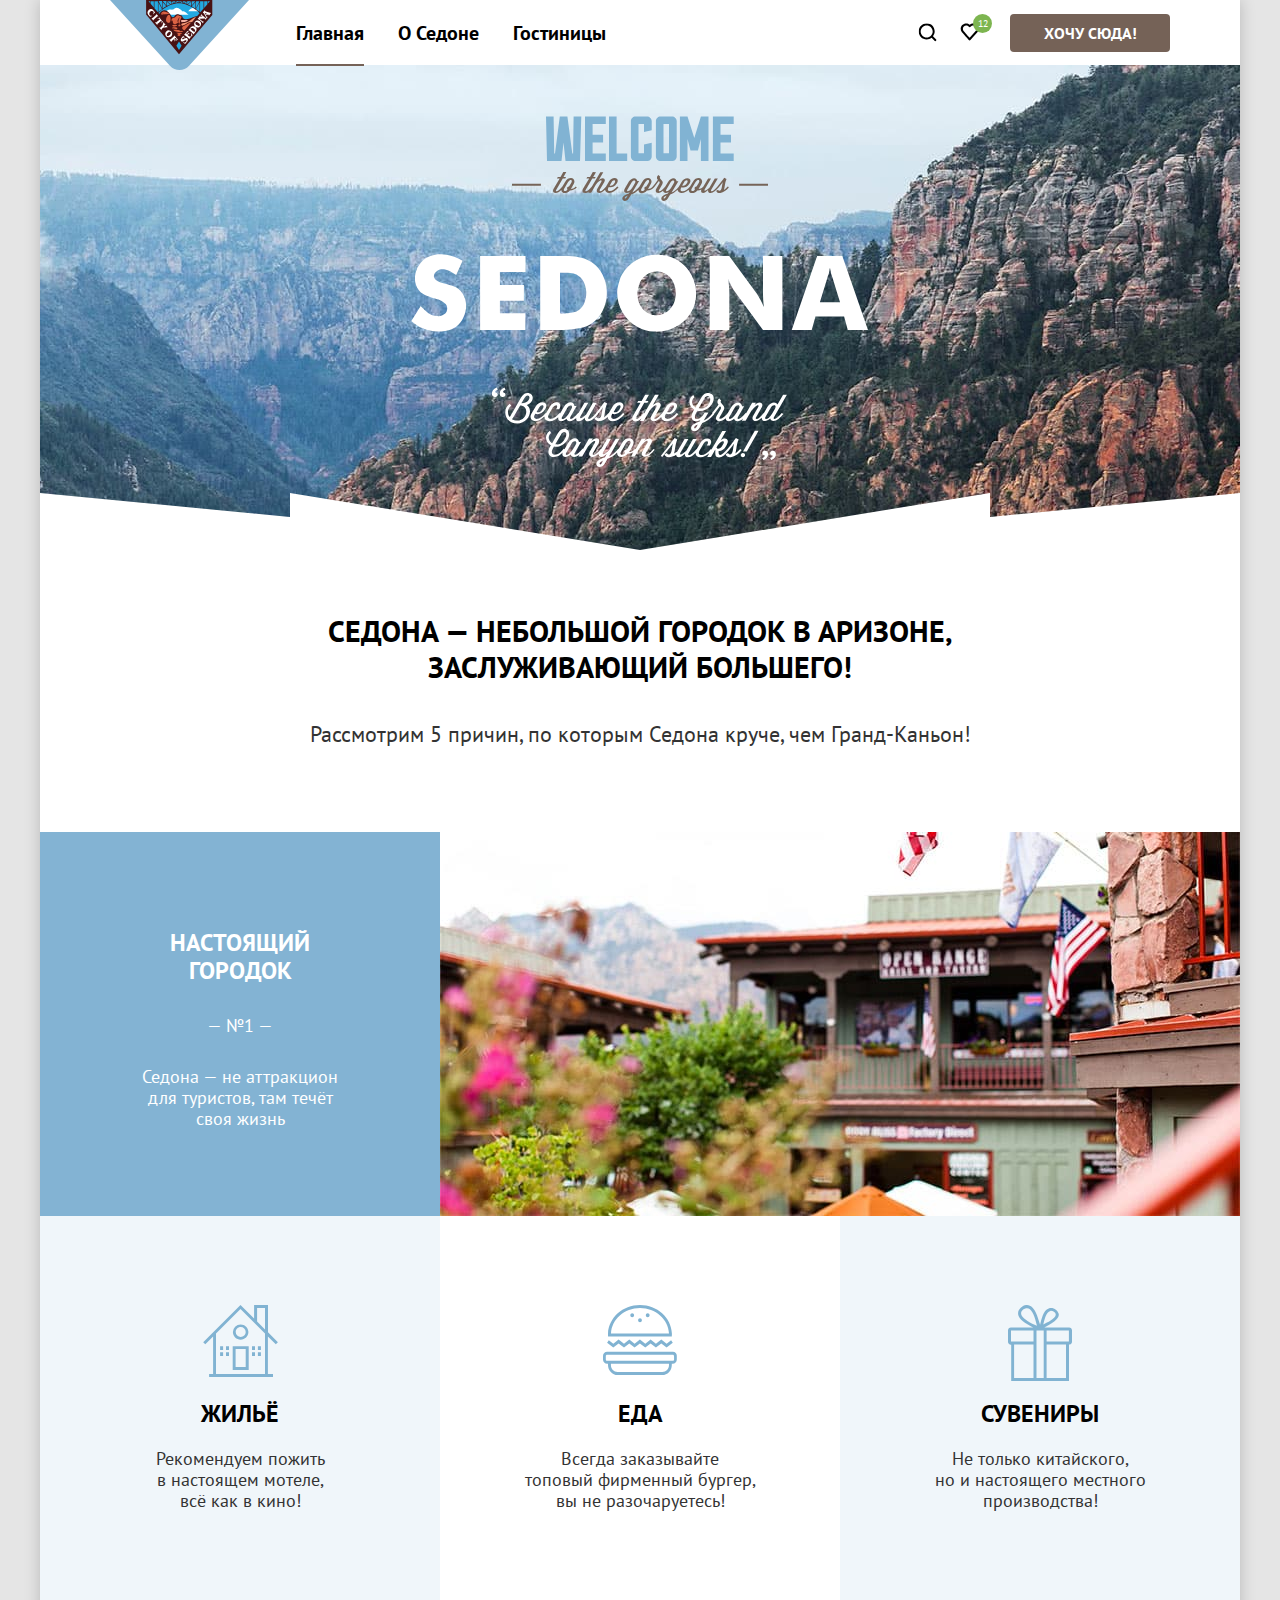
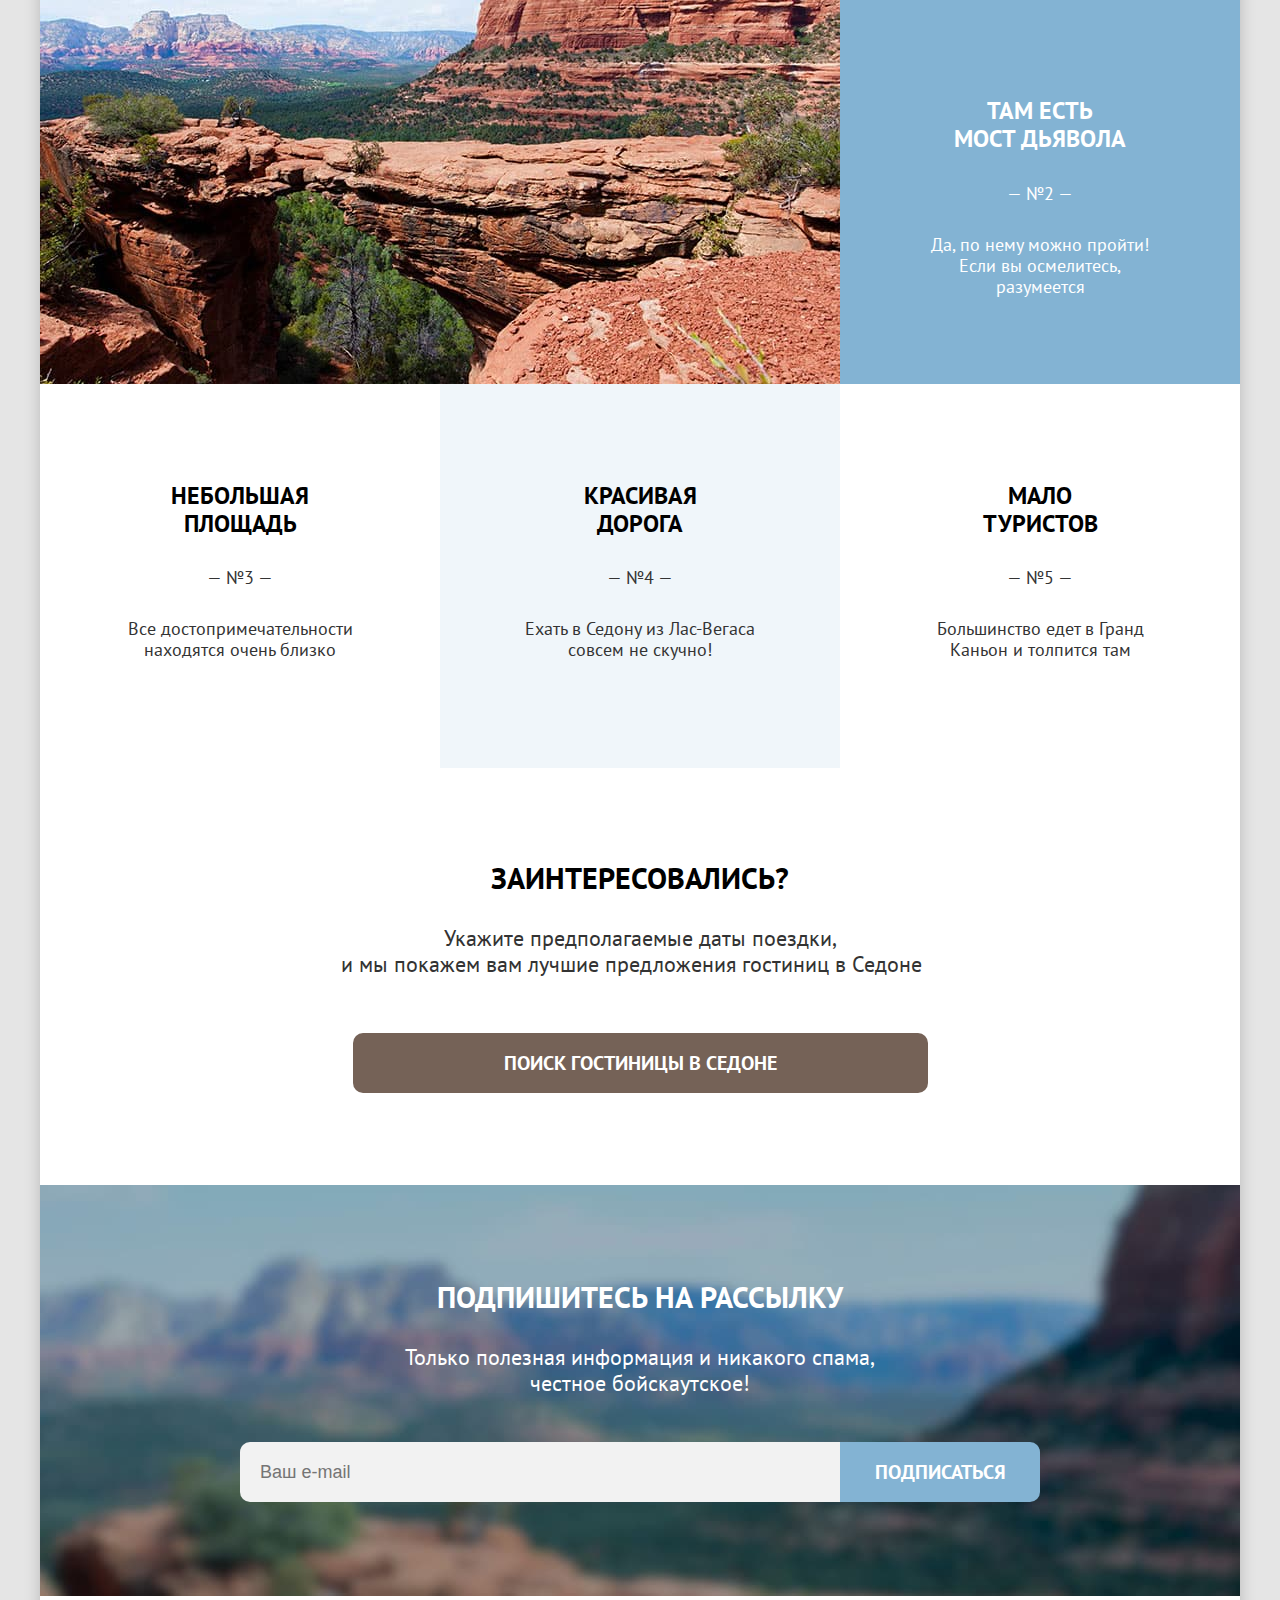
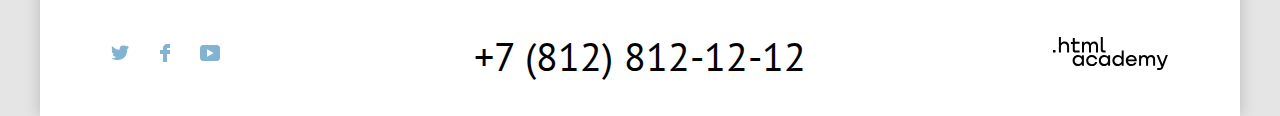
<file: index.html>
<!DOCTYPE html>
<html lang="ru">
  <head>
    <meta charset="utf-8">
    <title>Личный проект "Седона"</title>
    <link href="images/favicon.png" rel="icon" sizes="32x32" type="image/png">
    <link href="styles/styles.css" rel="stylesheet">
  </head>
  <body>
    <div class="page-container">
      <header class="page-header">
        <a class="page-logo" href="index.html">
          <img class="logo" src="images/logo.svg" width="139" height="70" alt="Логтип Седона.">
        </a>
        <nav class="navigation">
          <ul class="navigation-list">
            <li class="navigation-item">
              <a class="navigation-link navigation-link-current" href="index.html">Главная</a>
            </li>
            <li class="navigation-item">
              <a class="navigation-link" href="#">О Седоне</a>
            </li>
            <li class="navigation-item">
              <a class="navigation-link" href="catalog.html">Гостиницы</a>
            </li>
          </ul>
        </nav>
        <div class="user-menu">
          <ul class="user-menu-list">
            <li class="user-menu-item">
              <a class="user-menu-link" href="#">
                <svg class="user-menu-icon" aria-hidden="true" focusable="false" width="19" height="19" viewBox="0 0 19 19" fill="curentColor" xmlns="http://www.w3.org/2000/svg">
                  <g clip-path="url(#a)">
                    <path d="m18.682 16.911-3.7-3.7c1-1.3 1.7-3 1.7-4.9 0-4.4-3.6-8-8-8s-8 3.7-8 8.1c0 4.4 3.6 8 8 8 1.8 0 3.5-.6 4.9-1.7l3.7 3.7 1.4-1.5Zm-10-2.5c-3.3 0-6-2.7-6-6s2.7-6 6-6 6 2.7 6 6-2.7 6-6 6Z"/>
                  </g><defs><clipPath id="a"><path fill="#fff" transform="translate(.682 .411)" d="M0 0h18v18H0z"/></clipPath></defs></svg>
                <span class="visually-hidden">Поиск.</span>
              </a>
            </li>
            <li class="user-menu-item">
              <a class="user-menu-link" href="#">
                <svg class="user-menu-icon" aria-hidden="true" focusable="false" width="19" height="18" viewBox="0 0 19 18" fill="curentColor" xmlns="http://www.w3.org/2000/svg">
                  <path d="M9.582 17.411c-.3 0-.6-.1-.8-.4-5.4-6.1-6.7-7.5-7-7.9-.7-.9-1.1-2.1-1.1-3.3 0-3 2.4-5.4 5.5-5.4 1.3 0 2.5.5 3.5 1.3 1-.8 2.3-1.3 3.5-1.3 3 0 5.5 2.4 5.5 5.4 0 1.3-.5 2.5-1.3 3.4l-7 7.9c-.2.2-.4.3-.8.3Zm-6-9.5c.3.4 3.5 4 6.1 6.9l6.2-7c.5-.5.7-1.2.7-2 0-1.8-1.5-3.3-3.3-3.3-1 0-2 .5-2.7 1.3-.3.3-.6.4-.9.4-.3 0-.6-.2-.8-.4-.7-.8-1.7-1.3-2.7-1.3-1.8 0-3.3 1.5-3.3 3.3-.1.9.3 1.6.7 2.1-.1 0-.1 0 0 0Z"
                  />
                </svg>
                <span class="user-menu-amount">12</span>
                <span class="visually-hidden">Понравившееся.</span>
              </a>
            </li>
            <li class="user-menu-item">
              <a class="button user-menu-button" href="#">Хочу сюда!</a>
            </li>
          </ul>
        </div>
      </header>
      <main class="main-container">
          <div class="welcome">
            <img class="logo" src="images/welcome.svg" width="458" height="352" alt="Добро пожаловать в Седону.">
          </div>
          <section class="reasons">
            <h1 class="reasons-title">Седона — небольшой городок в Аризоне, заслуживающий большего!</h1>
            <p class="reasons-description">Рассмотрим 5 причин, по которым Седона круче, чем Гранд-Каньон!</p>
          </section>
          <section class="advantages">
            <h2 class="visually-hidden">Преимущества.</h2>
            <ol class="advantages-list">
              <li class="advantages-item advantage-main">
                <h3 class="advantages-title">Настоящий городок</h3>
                <p class="advanteges-description">— №1 —</p>
                <p class="advanteges-description">Седона — не аттракцион для туристов, там течёт своя жизнь</p>
              </li>
              <li class="advatages-img">
                <img class="advatages-item-img" src="images/photo-1.jpg" width="800" height="384" alt="Здание гостинницы с находящимися рядом деревьями.">
              </li>
              <li class="advantages-item advantage-with-icon">
                <h3 class="advantages-title housing">Жильё</h3>
                <p class="advanteges-description">Рекомендуем пожить в&nbsp;настоящем мотеле,<br> всё как в кино!</p>
              </li>
              <li class="advantages-item advantage-with-icon">
                <h3 class="advantages-title food">Еда</h3>
                <p class="advanteges-description">Всегда заказывайте<br> топовый фирменный бургер, вы не разочаруетесь!</p>
              </li>
              <li class="advantages-item advantage-with-icon">
                <h3 class="advantages-title souvenirs">Сувениры</h3>
                <p class="advanteges-description">Не только китайского,<br> но и настоящего местного производства!</p>
              </li>
              <li class="advatages-img">
                <img class="advatages-item-img" src="images/photo-2.jpg" width="800" height="384" alt="Каньон с высокими скалами и глубокими обрывами.">
              </li>
              <li class="advantages-item advantage-main">
                <h3 class="advantages-title">Там есть мост&nbsp;дьявола</h3>
                <p class="advanteges-description">— №2 —</p>
                <p class="advanteges-description">Да, по нему можно пройти! Если вы осмелитесь, разумеется</p>
              </li>
              <li class="advantages-item advantage-add">
                <h3 class="advantages-title">Небольшая площадь</h3>
                <p class="advanteges-description">— №3 —</p>
                <p class="advanteges-description">Все достопримечательности находятся очень близко</p>
              </li>
              <li class="advantages-item advantage-add">
                <h3 class="advantages-title">Красивая дорога</h3>
                <p class="advanteges-description">— №4 —</p>
                <p class="advanteges-description">Ехать в Седону из Лас-Вегаса совсем не скучно!</p>
              </li>
              <li class="advantages-item advantage-add">
                <h3 class="advantages-title">Мало<br> туристов</h3>
                <p class="advanteges-description">— №5 —</p>
                <p class="advanteges-description">Большинство едет в Гранд Каньон и толпится там</p>
              </li>
            </ol>
          </section>
          <section class="hotel-search">
            <h2 class="visually-hidden">Поиск гостиницы.</h2>
            <p class="search-title">Заинтересовались?</p>
            <p class="search-description">Укажите предполагаемые даты поездки,<br>и мы покажем вам лучшие предложения гостиниц в Седоне&nbsp;&nbsp;&nbsp;</p>
            <a class="button search-button" href="#">ПОИСК ГОСТИНИЦЫ В седоне</a>
          </section>
          <section class="distribution">
            <h2 class="distribution-title">Подпишитесь на рассылку</h2>
            <p class="distribution-description">Только полезная информация и никакого спама,<br> честное бойскаутское!</p>
            <form class="distribution-form" action="https://echo.htmlacademy.ru/" method="post">
              <label class="visually-hidden" for="email">E-mail.</label>
              <input class="distribution-letter" id="email" name="email" placeholder="Ваш e-mail" type="email" required>
              <button class="button distribution-button" type="submit">Подписаться</button>
            </form>
          </section>
      </main>
      <footer class="page-footer">
        <section class="footer-media">
          <h2 class="visually-hidden">Социальные сети.</h2>
          <ul class="media-list">
            <li class="media-item">
              <a class="media-link" href="https://twitter.com/htmlacademy_ru">
                <svg class="media-icon" aria-hidden="true" focusable="false" width="18" height="15" viewBox="0 0 18 15" fill="curentColor" xmlns="http://www.w3.org/2000/svg"><g clip-path="url(#a)">
                  <path d="M11.6.2c1.8-.5 3.2.3 3.8 1.2.7-.2 1.4-.5 2.1-.7 0 .9-.6 1.5-.9 1.8.7.1 1.4-.6 1.4-.6-.2 1-1.1 1.8-1.7 2C16.1 10.7 13 15.1 5.7 15h-.5c-.4 0-4.4-.5-5.2-1.9 2.4.2 4.1-.4 5-1.2-1-.3-2.9-.4-3.2-2.9.4.1.6.2 1.3.1C1.8 8.3.4 7.5.5 5.3c.3.3 1.1.5 1.4.5C1.1 5.6-.2 2.5.9.9c1.9 1.9 4 3.6 7.6 3.8C8.7 2.3 9.7.8 11.6.2Z"/></g><defs><clipPath id="tw"><path d="M0 0h18v15H0z"/></clipPath></defs>
                </svg>
                <span class="visually-hidden">Twitter.</span>
              </a>
            </li>
            <li class="media-item">
              <a class="media-link" href="https://www.facebook.com/htmlacademy">
                <svg class="media-icon" aria-hidden="true" focusable="false" width="10" height="18" viewBox="0 0 10 18" fill="curentColor" xmlns="http://www.w3.org/2000/svg">
                  <path d="M7 0C4.8 0 3 1.8 3 4v2H0v4h3v8h4v-8h3V6H7V4h3V0H7Z"/>
                </svg>
                <span class="visually-hidden">Facebook.</span>
              </a>
            </li>
            <li class="media-item">
              <a class="media-link" href="https://www.youtube.com/c/HTMLAcademyRUS">
                <svg class="media-icon" aria-hidden="true" focusable="false" width="20" height="16" viewBox="0 0 20 16" fill="curentColor" xmlns="http://www.w3.org/2000/svg">
                  <path d="M17 0H2.9C1.2 0 0 1.5 0 3.2v9.5C0 14.5 1.2 16 2.9 16h14.3c1.5 0 2.9-1.5 2.9-3.2V3.2C19.9 1.5 18.7 0 17 0ZM7 11.8V4.2L13.7 8 7 11.8Z" />
                </svg>
                <span class="visually-hidden">YouTube.</span>
              </a>
            </li>
          </ul>
        </section>
        <section class="footer-contacts">
          <h2 class="visually-hidden">Контакты.</h2>
          <address class="footer-phone">
            <a class="footer-contacts-phone" href="tel:+78128121212">+7 (812) 812-12-12</a>
          </address>
        </section>
        <section class="footer-referal">
          <h2 class="visually-hidden">Сделано в HTML Academy.</h2>
          <a class="referal-logo" href="https://htmlacademy.ru/">
            <svg class="footer-icon" aria-hidden="true" focusable="false" width="115" height="33" viewBox="0 0 115 33" fill="curentColor" xmlns="http://www.w3.org/2000/svg">
              <path d="M0 12.9v2.6h2.5v-2.6H0ZM11.6 4.5c-1.6 0-2.8.7-3.6 1.7h-.1V0h-2v15.5h2v-5.3c0-2.1 1.3-3.6 3.3-3.6 1.8 0 2.9 1.4 2.9 3.2v5.7h2V9.4c.1-3-1.8-4.9-4.5-4.9ZM26.6 4.8h-4.8V1.1h-2v3.8h-1.9v2h1.9v6c0 1.7 1 2.7 2.7 2.7h4.1v-2h-3.7c-.7 0-1.1-.4-1.1-1.1V6.8h4.8v-2ZM41.1 4.6c-1.6 0-2.9.8-3.5 2.1h-.1c-.6-1.2-1.8-2.1-3.4-2.1-1.4 0-2.5.8-3.1 1.8h-.1V4.8H29v10.6h2V10c0-2 1-3.5 2.6-3.5 1.5 0 2.4 1 2.4 2.6v6.3h2V9.8c0-2.4 1.4-3.3 2.6-3.3 1.5 0 2.4 1 2.4 2.6v6.3h2V8.9c.1-2.5-1.4-4.3-3.9-4.3ZM47.8 12.7c0 1.7 1 2.7 2.8 2.7h2v-2h-1.7c-.7 0-1.1-.4-1.1-1.1V0h-2v12.7ZM28.9 19.7c-.9-1.1-2.2-1.8-3.9-1.8-3.1 0-5.4 2.3-5.4 5.6s2.3 5.6 5.4 5.6c1.8 0 3-.8 3.8-1.9h.1v1.6h2V18.2h-2v1.5Zm-3.6 7.4c-2.2 0-3.6-1.6-3.6-3.6s1.4-3.6 3.6-3.6 3.6 1.6 3.6 3.6c0 1.9-1.4 3.6-3.6 3.6ZM44.2 22c-.5-2.4-2.6-4.1-5.4-4.1-3.4 0-5.6 2.5-5.6 5.6 0 3.1 2.2 5.6 5.6 5.6 2.8 0 4.9-1.8 5.4-4.2h-2.1c-.4 1.3-1.7 2.3-3.3 2.3-2.2 0-3.6-1.6-3.6-3.6s1.4-3.6 3.6-3.6c1.6 0 2.8 1 3.3 2.2h2.1V22ZM55.1 19.7c-.9-1.1-2.2-1.8-3.9-1.8-3.1 0-5.4 2.3-5.4 5.6s2.3 5.6 5.4 5.6c1.8 0 3-.8 3.8-1.9h.1v1.6h2V18.2h-2v1.5Zm-3.6 7.4c-2.2 0-3.6-1.6-3.6-3.6s1.4-3.6 3.6-3.6 3.6 1.6 3.6 3.6c0 1.9-1.5 3.6-3.6 3.6ZM68.7 19.8c-.9-1.1-2.2-1.9-3.9-1.9-3.1 0-5.4 2.3-5.4 5.6s2.2 5.6 5.4 5.6c1.7 0 3-.8 3.8-1.8h.1v1.5h2V13.4h-2v6.4Zm-3.6 7.3c-2.2 0-3.6-1.6-3.6-3.6s1.4-3.6 3.6-3.6 3.6 1.6 3.6 3.6c-.1 2-1.5 3.6-3.6 3.6ZM78.3 17.9c-3.3 0-5.5 2.5-5.5 5.6 0 3 2.1 5.6 5.5 5.6 2.5 0 4.5-1.3 5.2-3.6h-2.1c-.5 1-1.6 1.6-3 1.6-1.9 0-3.3-1.3-3.4-2.9h8.8c.2-3.6-2-6.3-5.5-6.3Zm0 1.9c1.7 0 3 1 3.3 2.6h-6.5c.3-1.5 1.5-2.6 3.2-2.6ZM98.2 17.9c-1.6 0-2.9.8-3.6 2h-.1c-.6-1.2-1.8-2-3.4-2-1.4 0-2.5.7-3.1 1.8v-1.5h-1.9v10.6h2v-5.4c0-2 1-3.4 2.6-3.5 1.5 0 2.4 1 2.4 2.6v6.3h2v-5.6c0-2.4 1.4-3.3 2.6-3.3 1.5 0 2.4 1 2.4 2.6v6.3h2v-6.5c.1-2.6-1.4-4.4-3.9-4.4ZM109.4 27l-3.6-8.9h-2.2l4.8 11.6c-.3.9-.7 1.2-1.7 1.2h-2.5v2h2.5c1.8 0 2.8-.8 3.5-2.6l4.7-12.2h-2.1l-3.4 8.9Z"/>
            </svg>
            <span class="visually-hidden">HTML Academy.</span>
          </a>
        </section>
      </footer>
    </div>
    <div class="modal-conteiner modal-conteiner-close">
      <div class="modal">
        <h2 class="modal-header">Поиск гостиницы в Седоне</h2>
        <button class="modal-close-button">
          <span class="visually-hidden">Закрыть окно.</span>
        </button>
        <form class="modal-form" action="https://echo.htmlacademy.ru/" method="post">
          <div class="modal-label">
            <label class="modal-description" for="date-of-observation">Дата заезда:</label>
            <input class="modal-input" type="text" placeholder="27 апреля 2020" id="date-of-observation" name="date-of-observation" required>
            <span class="input-additional error-text">Мы не можем отправить вас в прошлое.</span>
          </div>
          <div class="modal-label">
            <label class="modal-description" for="date-of-departure">Дата выезда:</label>
            <input class="modal-input" type="text" placeholder="1 сентября 2021" id="date-of-departure" name="date-of-departure" required>
            <span class="input-additional input-approve">На эти даты есть свободные номера. Пока есть.</span>
          </div>
          <div class="modal-label">
            <label class="modal-description" for="adults">Взрослые:</label>
            <span class="input-container">
              <input class="modal-input input-number" type="number" value="2" id="adults" name="adults" required>
              <button class="input-button input-less" type="button">
                <span class="visually-hidden">Уменьшить количество.</span>
              </button>
              <button class="input-button input-more" type="button">
                <span class="visually-hidden">Увеличить количество.</span>
              </button>
            </span>
          </div>
          <div class="modal-label">
            <label class="modal-description" for="kids">Дети:</label>
            <span class="kids-info-button">
              <span class="kids-info-tooltip">
                Укажите количество детей, которые будут с вами, возраст которых от 6 до 18 лет. Дети до 6 лет размещаются бесплатно.
              </span>
            </span>
            <span class="input-container">
              <input class="modal-input input-number" type="number" value="1" id="kids" name="kids" required>
              <button class="input-button input-less" type="button">
                <span class="visually-hidden">Уменьшить количество.</span>
              </button>
              <button class="input-button input-more" type="button">
                <span class="visually-hidden">Увеличить количество.</span>
              </button>
            </span>
          </div>
          <button class="button modal-button">Найти</button>
        </form>
      </div>
    </div>
  </body>
</html>
</file>
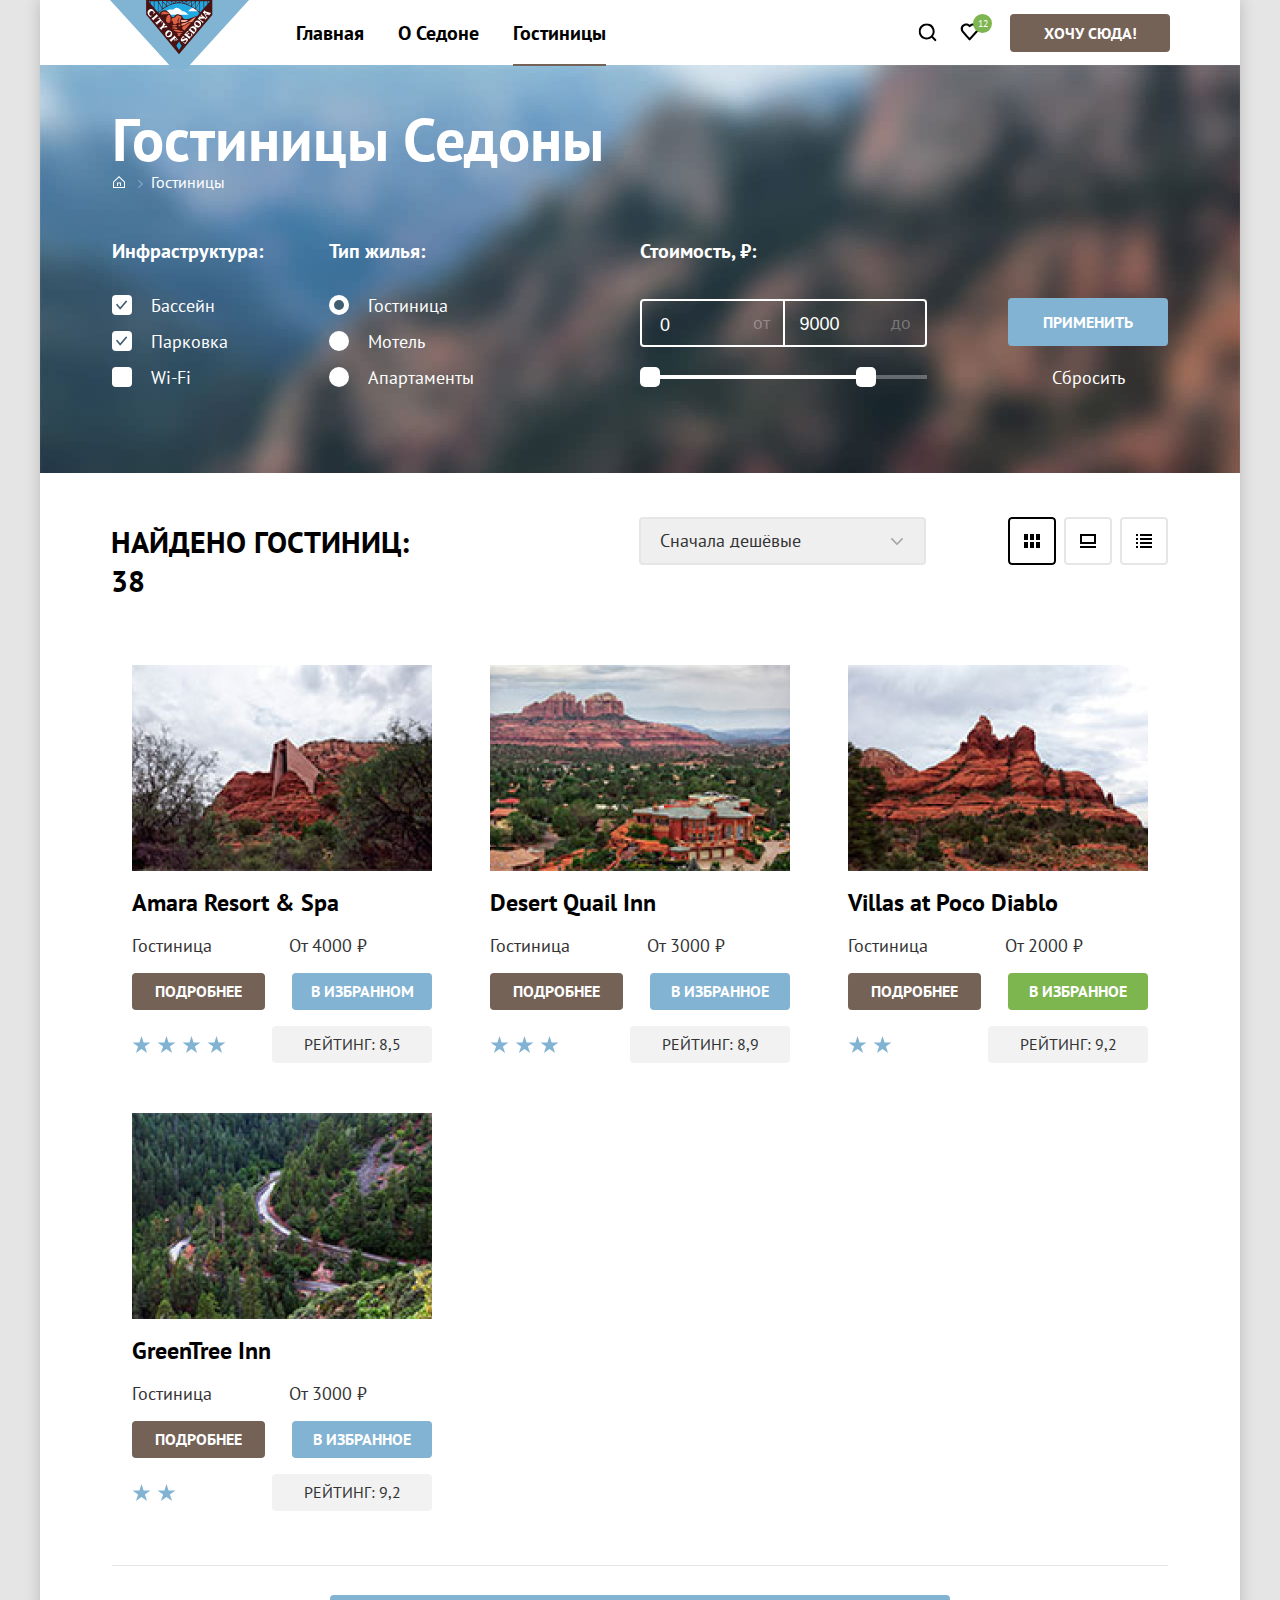
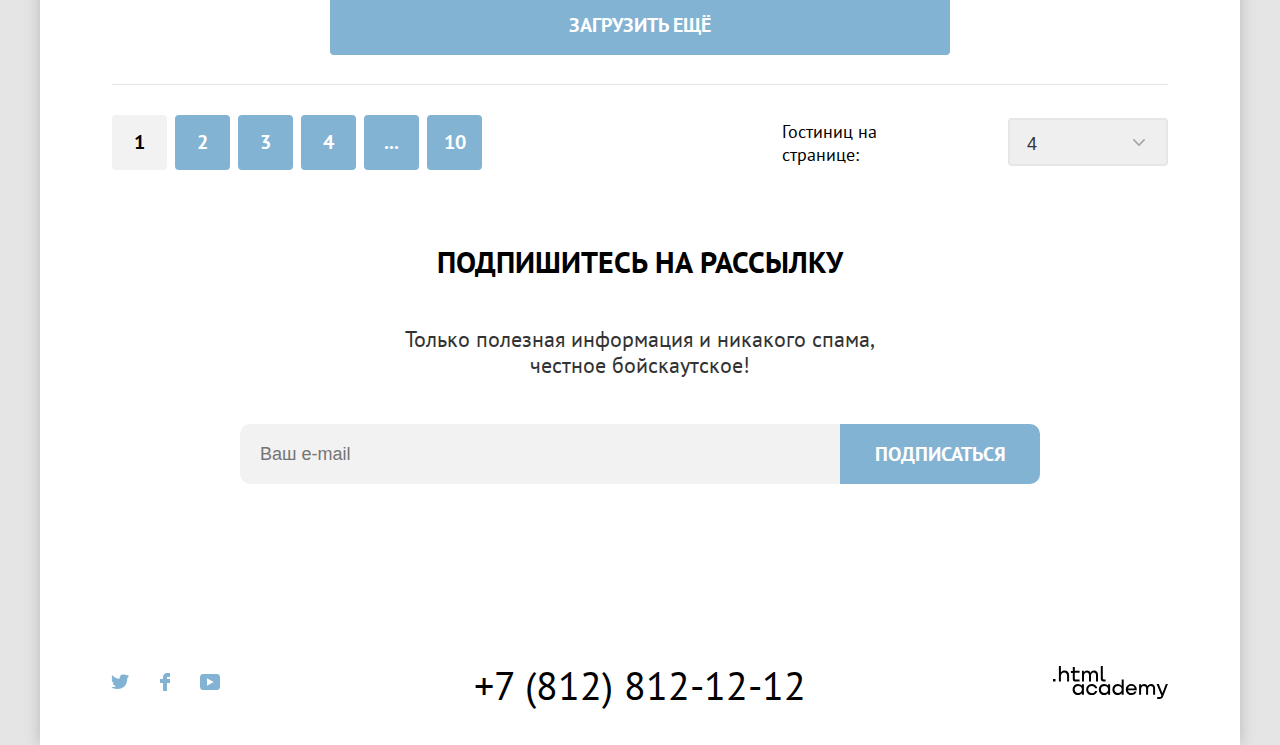
<file: catalog.html>
<!DOCTYPE html>
<html lang="ru">
  <head>
    <meta charset="utf-8">
    <title>Личный проект "Седона" - Каталог</title>
    <link href="images/favicon.png" rel="icon" sizes="32x32" type="image/png">
    <link href="styles/styles.css" rel="stylesheet">
  </head>
  <body>
    <div class="page-container">
      <header class="page-header">
        <a class="page-logo" href="index.html">
          <img class="logo" src="images/logo.svg" width="139" height="70" alt="Логтип Седона.">
        </a>
        <nav class="navigation">
          <ul class="navigation-list">
            <li class="navigation-item">
              <a class="navigation-link" href="index.html">Главная</a>
            </li>
            <li class="navigation-item">
              <a class="navigation-link" href="#">О Седоне</a>
            </li>
            <li class="navigation-item">
              <a class="navigation-link navigation-link-current" href="catalog.html">Гостиницы</a>
            </li>
          </ul>
        </nav>
        <div class="user-menu">
          <ul class="user-menu-list">
            <li class="user-menu-item">
              <a class="user-menu-link" href="#">
                <svg class="user-menu-icon" aria-hidden="true" focusable="false" width="19" height="19" viewBox="0 0 19 19" fill="curentColor" xmlns="http://www.w3.org/2000/svg">
                  <g clip-path="url(#a)">
                    <path d="m18.682 16.911-3.7-3.7c1-1.3 1.7-3 1.7-4.9 0-4.4-3.6-8-8-8s-8 3.7-8 8.1c0 4.4 3.6 8 8 8 1.8 0 3.5-.6 4.9-1.7l3.7 3.7 1.4-1.5Zm-10-2.5c-3.3 0-6-2.7-6-6s2.7-6 6-6 6 2.7 6 6-2.7 6-6 6Z"/>
                  </g><defs><clipPath id="a"><path fill="#fff" transform="translate(.682 .411)" d="M0 0h18v18H0z"/></clipPath></defs></svg>
                <span class="visually-hidden">Поиск.</span>
              </a>
            </li>
            <li class="user-menu-item">
              <a class="user-menu-link" href="#">
                <svg class="user-menu-icon" aria-hidden="true" focusable="false" width="19" height="18" viewBox="0 0 19 18" fill="curentColor" xmlns="http://www.w3.org/2000/svg">
                  <path d="M9.582 17.411c-.3 0-.6-.1-.8-.4-5.4-6.1-6.7-7.5-7-7.9-.7-.9-1.1-2.1-1.1-3.3 0-3 2.4-5.4 5.5-5.4 1.3 0 2.5.5 3.5 1.3 1-.8 2.3-1.3 3.5-1.3 3 0 5.5 2.4 5.5 5.4 0 1.3-.5 2.5-1.3 3.4l-7 7.9c-.2.2-.4.3-.8.3Zm-6-9.5c.3.4 3.5 4 6.1 6.9l6.2-7c.5-.5.7-1.2.7-2 0-1.8-1.5-3.3-3.3-3.3-1 0-2 .5-2.7 1.3-.3.3-.6.4-.9.4-.3 0-.6-.2-.8-.4-.7-.8-1.7-1.3-2.7-1.3-1.8 0-3.3 1.5-3.3 3.3-.1.9.3 1.6.7 2.1-.1 0-.1 0 0 0Z"
                  />
                </svg>
                <span class="user-menu-amount">12</span>
                <span class="visually-hidden">Понравившееся.</span>
              </a>
            </li>
            <li class="user-menu-item">
              <a class="button user-menu-button" href="#">Хочу сюда!</a>
            </li>
          </ul>
        </div>
      </header>
      <main class="inner-container">
        <header class="catalog-header">
          <div class="filter-container">
            <h1 class="catalog-title">Гостиницы Седоны</h1>
            <ul class="breadcrumbs-list">
              <li class="breadcrumbs-item">
                <a class="breadcrumbs-link" href="index.html">
                  <svg class="breadcrumbs-icon" aria-hidden="true" focusable="false" width="12" height="12" viewBox="0 0 12 12" fill="curentColor" xmlns="http://www.w3.org/2000/svg">
                    <path d="M6 0 0 5.8V12h12V5.8L6 0Zm5 11H1V6.2l5-4.8 5 4.8V11Z"/><path d="M4 10h1V7.5h2V10h1V6.5H4V10Z"/>
                  </svg>
                  <span class="visually-hidden">Главная.</span>
                </a>
              </li>
              <li class="breadcrumbs-item">
                <a class="breadcrumbs-link" href="catalog.html">Гостиницы</a>
              </li>
            </ul>
            <section class="catalog-filter">
              <h2 class="visually-hidden">Фильтр.</h2>
              <form class="catalog-form" action="https://echo.htmlacademy.ru/" method="post">
                <fieldset class="catalog-form-group">
                  <legend class="catalog-form-title">Инфраструктура:</legend>
                  <ul class="catalog-filter-list">
                    <li class="catalog-filter-item">
                      <label class="control">
                        <input class="control-input visually-hidden" type="checkbox" name="pool" value="pool" checked>
                        <span class="control-mark"></span>
                        <span class="control-label">Бассейн</span>
                      </label>
                    </li>
                    <li class="catalog-filter-item">
                      <label class="control">
                        <input class="control-input visually-hidden" type="checkbox" name="parking" value="parking" checked>
                        <span class="control-mark"></span>
                        <span class="control-label">Парковка</span>
                      </label>
                    </li>
                    <li class="catalog-filter-item">
                      <label class="control">
                        <input class="control-input visually-hidden" type="checkbox" name="wifi" value="wifi">
                        <span class="control-mark"></span>
                        <span class="control-label">Wi-Fi</span>
                      </label>
                    </li>
                  </ul>
                </fieldset>
                <fieldset class="catalog-form-group">
                  <legend class="catalog-form-title">Тип жилья:</legend>
                  <ul class="catalog-filter-list">
                    <li class="catalog-filter-item">
                      <label class="control">
                        <input class="control-input visually-hidden" type="radio" name="housing-type" value="hotel" checked>
                        <span class="control-mark"></span>
                        <span class="control-label">Гостиница</span>
                      </label>
                    </li>
                    <li class="catalog-filter-item">
                      <label class="control">
                        <input class="control-input visually-hidden" type="radio" name="housing-type" value="motel">
                        <span class="control-mark"></span>
                        <span class="control-label">Мотель</span>
                      </label>
                    </li>
                    <li class="catalog-filter-item">
                      <label class="control">
                        <input class="control-input visually-hidden" type="radio" name="housing-type" value="apt">
                        <span class="control-mark"></span>
                        <span class="control-label">Апартаменты</span>
                      </label>
                    </li>
                  </ul>
                </fieldset>
                <fieldset class="catalog-form-group">
                  <legend class="catalog-form-title">Стоимость, ₽:</legend>
                  <div class="range">
                    <div class="range-wrapper-inputs">
                      <label class="range-label">
                        <input class="range-input range-min" type="number" value="0">
                        <span class="range-amount">от</span>
                      </label>
                      <label class="range-label">
                        <input class="range-input range-max" type="number" value="9000">
                        <span class="range-amount">до</span>
                      </label>
                    </div>
                    <div class="range-scale">
                      <div class="range-bar" style="left: 0px; width: 227px;">
                        <button class="range-toggle toggle-min" type="button">
                          <span class="visually-hidden">Изменение минимальной цены.</span>
                        </button>
                        <button class="range-toggle toggle-max" type="button">
                          <span class="visually-hidden">Изменение максимальной цены.</span>
                        </button>
                      </div>
                    </div>
                  </div>
                </fieldset>
                <div class="filter-button-container">
                  <button class="button catalog-button-accept" type="button">Применить</button>
                  <button class="button catalog-button-reset" type="reset">Сбросить</button>
                </div>
              </form>
            </section>
          </div>
        </header>
        <div class="catalog-container">
          <section class="sort">
            <h2 class="visually-hidden">Сортировка.</h2>
            <p class="sort-title">Найдено гостиниц: 38</p>
            <select class="sort-control">
              <option value="chip">Сначала дешёвые</option>
              <option value="popular">Сначала популярные</option>
              <option value="expensive">Сначала дорогие</option>
            </select>
            <div class="sort-visualisation">
              <a class="button button-light button-tile active" href="#">
                <span class="visually-hidden button-">Показать карточками</span>
              </a>
              <a class="button button-light button-slide" href="#">
                <span class="visually-hidden">Показать во все окно</span>
              </a>
              <a class="button button-light button-list" href="#">
                <span class="visually-hidden">Показать списком</span>
              </a>
            </div>
          </section>
          <section class="catalog-products">
            <h2 class="visually-hidden">Список Гостиниц.</h2>
            <ul class="products-list">
              <li class="products-card">
                <a class="product-card-img-link" href="#">
                  <img class="product-card-img" src="images/hotels/hotel-1.jpg" width="300" height="206" alt="Гостиница 1.">
                </a>
                <a class="product-card-link" href="#">
                  <h3 class="product-card-title">Amara Resort & Spa</h3>
                </a>
                <div class="product-card-description-container">
                  <p class="product-description">Гостиница</p>
                  <p class="product-description">От 4000 ₽</p>
                  <a class="button about-product-button" href="#">подробнее</a>
                  <a class="button chosen-button" href="#">В избранном</a>
                  <div class="product-rate-container four-star">
                    <span class="visually-hidden">4 звезды.</span>
                  </div>
                  <p class="product-rate">Рейтинг: 8,5</p>
                </div>
              </li>
              <li class="products-card">
                <a class="product-card-img-link" href="#">
                  <img class="product-card-img" src="images/hotels/hotel-2.jpg" width="300" height="206" alt="Гостиница 2.">
                </a>
                <a  class="product-card-link" href="#">
                  <h3 class="product-card-title">Desert Quail Inn</h3>
                </a>
                <div class="product-card-description-container">
                  <p class="product-description">Гостиница</p>
                  <p class="product-description">От 3000 ₽</p>
                  <a class="button about-product-button" href="#">подробнее</a>
                  <a class="button chosen-button" href="#">В избранное</a>
                  <div class="product-rate-container three-star">
                    <span class="visually-hidden">3 звезды.</span>
                  </div>
                  <p class="product-rate">Рейтинг: 8,9</p>
                </div>
              </li>
              <li class="products-card">
                <a class="product-card-img-link" href="#">
                  <img class="product-card-img" src="images/hotels/hotel-3.jpg" width="300" height="206" alt="Гостиница 3.">
                </a>
                <a class="product-card-link" href="#">
                  <h3 class="product-card-title">Villas at Poco Diablo</h3>
                </a>
                <div class="product-card-description-container">
                  <p class="product-description">Гостиница</p>
                  <p class="product-description">От 2000 ₽</p>
                  <a class="button about-product-button" href="#">подробнее</a>
                  <a class="button chosen-button  chosen-button-active" href="#">В избранное</a>
                  <div class="product-rate-container two-star">
                    <span class="visually-hidden">2 звезды.</span>
                  </div>
                  <p class="product-rate">Рейтинг: 9,2</p>
                </div>
              </li>
              <li class="products-card">
                <a class="product-card-img-link" href="#">
                  <img class="product-card-img" src="images/hotels/hotel-4.jpg" width="300" height="206" alt="Гостиница 4.">
                </a>
                <a class="product-card-link" href="#">
                  <h3 class="product-card-title">GreenTree Inn</h3>
                </a>
                <div class="product-card-description-container">
                  <p class="product-description">Гостиница</p>
                  <p class="product-description">От 3000 ₽</p>
                  <a class="button about-product-button" href="#">подробнее</a>
                  <a class="button chosen-button" href="#">В избранное</a>
                  <div class="product-rate-container two-star">
                    <span class="visually-hidden">2 звезды.</span>
                  </div>
                  <p class="product-rate">Рейтинг: 9,2</p>
                </div>
              </li>
            </ul>
            <div class="catalog-button-container">
              <button class="button more-products-button" type="button">Загрузить ещё</button>
            </div>
            <div class="pagination-container">
              <ul class="pagination-list">
                <li class="pagination-item">
                  <a class="button pagination-button pagination-current" href="#">1</a>
                </li>
                <li class="pagination-item">
                  <a class="button pagination-button" href="#">2</a>
                </li>
                <li class="pagination-item">
                  <a class="button pagination-button" href="#">3</a>
                </li>
                <li class="pagination-item">
                  <a class="button pagination-button" href="#">4</a>
                </li>
                <li class="pagination-item">
                  <a class="button pagination-button" href="#">...</a>
                </li>
                <li class="pagination-item">
                  <a class="button pagination-button" href="#">10</a>
                </li>
              </ul>
              <p class="product-amount">Гостиниц на странице:</p>
              <select class="pagination-number">
                <option value="1">1</option>
                <option value="2">2</option>
                <option value="3">3</option>
                <option value="4" selected>4</option>
              </select>
            </div>
          </section>
        </div>
        <section class="distribution distribution-catalog">
          <h2 class="distribution-title">Подпишитесь на рассылку</h2>
          <p class="distribution-description ">Только полезная информация и никакого спама,<br> честное бойскаутское!</p>
          <form class="distribution-form" action="https://echo.htmlacademy.ru/" method="post">
            <label class="visually-hidden" for="email">E-mail.</label>
            <input class="distribution-letter" id="email" name="email" placeholder="Ваш e-mail" type="email" required>
            <button class="button distribution-button" type="submit">Подписаться</button>
          </form>
        </section>
      </main>
      <footer class="page-footer">
        <section class="footer-media">
          <h2 class="visually-hidden">Социальные сети.</h2>
          <ul class="media-list">
            <li class="media-item">
              <a class="media-link" href="https://twitter.com/htmlacademy_ru">
                <svg class="media-icon" aria-hidden="true" focusable="false" width="18" height="15" viewBox="0 0 18 15" fill="curentColor" xmlns="http://www.w3.org/2000/svg"><g clip-path="url(#a)">
                  <path d="M11.6.2c1.8-.5 3.2.3 3.8 1.2.7-.2 1.4-.5 2.1-.7 0 .9-.6 1.5-.9 1.8.7.1 1.4-.6 1.4-.6-.2 1-1.1 1.8-1.7 2C16.1 10.7 13 15.1 5.7 15h-.5c-.4 0-4.4-.5-5.2-1.9 2.4.2 4.1-.4 5-1.2-1-.3-2.9-.4-3.2-2.9.4.1.6.2 1.3.1C1.8 8.3.4 7.5.5 5.3c.3.3 1.1.5 1.4.5C1.1 5.6-.2 2.5.9.9c1.9 1.9 4 3.6 7.6 3.8C8.7 2.3 9.7.8 11.6.2Z"/></g><defs><clipPath id="tw"><path d="M0 0h18v15H0z"/></clipPath></defs>
                </svg>
                <span class="visually-hidden">Twitter.</span>
              </a>
            </li>
            <li class="media-item">
              <a class="media-link" href="https://www.facebook.com/htmlacademy">
                <svg class="media-icon" aria-hidden="true" focusable="false" width="10" height="18" viewBox="0 0 10 18" fill="curentColor" xmlns="http://www.w3.org/2000/svg">
                  <path d="M7 0C4.8 0 3 1.8 3 4v2H0v4h3v8h4v-8h3V6H7V4h3V0H7Z"/>
                </svg>
                <span class="visually-hidden">Facebook.</span>
              </a>
            </li>
            <li class="media-item">
              <a class="media-link" href="https://www.youtube.com/c/HTMLAcademyRUS">
                <svg class="media-icon" aria-hidden="true" focusable="false" width="20" height="16" viewBox="0 0 20 16" fill="curentColor" xmlns="http://www.w3.org/2000/svg">
                  <path d="M17 0H2.9C1.2 0 0 1.5 0 3.2v9.5C0 14.5 1.2 16 2.9 16h14.3c1.5 0 2.9-1.5 2.9-3.2V3.2C19.9 1.5 18.7 0 17 0ZM7 11.8V4.2L13.7 8 7 11.8Z" />
                </svg>
                <span class="visually-hidden">YouTube.</span>
              </a>
            </li>
          </ul>
        </section>
        <section class="footer-contacts">
          <h2 class="visually-hidden">Контакты.</h2>
          <address class="footer-phone">
            <a class="footer-contacts-phone" href="tel:+78128121212">+7 (812) 812-12-12</a>
          </address>
        </section>
        <section class="footer-referal">
          <h2 class="visually-hidden">Сделано в HTML Academy.</h2>
          <a class="referal-logo" href="https://htmlacademy.ru/">
            <svg class="footer-icon" aria-hidden="true" focusable="false" width="115" height="33" viewBox="0 0 115 33" fill="curentColor" xmlns="http://www.w3.org/2000/svg">
              <path d="M0 12.9v2.6h2.5v-2.6H0ZM11.6 4.5c-1.6 0-2.8.7-3.6 1.7h-.1V0h-2v15.5h2v-5.3c0-2.1 1.3-3.6 3.3-3.6 1.8 0 2.9 1.4 2.9 3.2v5.7h2V9.4c.1-3-1.8-4.9-4.5-4.9ZM26.6 4.8h-4.8V1.1h-2v3.8h-1.9v2h1.9v6c0 1.7 1 2.7 2.7 2.7h4.1v-2h-3.7c-.7 0-1.1-.4-1.1-1.1V6.8h4.8v-2ZM41.1 4.6c-1.6 0-2.9.8-3.5 2.1h-.1c-.6-1.2-1.8-2.1-3.4-2.1-1.4 0-2.5.8-3.1 1.8h-.1V4.8H29v10.6h2V10c0-2 1-3.5 2.6-3.5 1.5 0 2.4 1 2.4 2.6v6.3h2V9.8c0-2.4 1.4-3.3 2.6-3.3 1.5 0 2.4 1 2.4 2.6v6.3h2V8.9c.1-2.5-1.4-4.3-3.9-4.3ZM47.8 12.7c0 1.7 1 2.7 2.8 2.7h2v-2h-1.7c-.7 0-1.1-.4-1.1-1.1V0h-2v12.7ZM28.9 19.7c-.9-1.1-2.2-1.8-3.9-1.8-3.1 0-5.4 2.3-5.4 5.6s2.3 5.6 5.4 5.6c1.8 0 3-.8 3.8-1.9h.1v1.6h2V18.2h-2v1.5Zm-3.6 7.4c-2.2 0-3.6-1.6-3.6-3.6s1.4-3.6 3.6-3.6 3.6 1.6 3.6 3.6c0 1.9-1.4 3.6-3.6 3.6ZM44.2 22c-.5-2.4-2.6-4.1-5.4-4.1-3.4 0-5.6 2.5-5.6 5.6 0 3.1 2.2 5.6 5.6 5.6 2.8 0 4.9-1.8 5.4-4.2h-2.1c-.4 1.3-1.7 2.3-3.3 2.3-2.2 0-3.6-1.6-3.6-3.6s1.4-3.6 3.6-3.6c1.6 0 2.8 1 3.3 2.2h2.1V22ZM55.1 19.7c-.9-1.1-2.2-1.8-3.9-1.8-3.1 0-5.4 2.3-5.4 5.6s2.3 5.6 5.4 5.6c1.8 0 3-.8 3.8-1.9h.1v1.6h2V18.2h-2v1.5Zm-3.6 7.4c-2.2 0-3.6-1.6-3.6-3.6s1.4-3.6 3.6-3.6 3.6 1.6 3.6 3.6c0 1.9-1.5 3.6-3.6 3.6ZM68.7 19.8c-.9-1.1-2.2-1.9-3.9-1.9-3.1 0-5.4 2.3-5.4 5.6s2.2 5.6 5.4 5.6c1.7 0 3-.8 3.8-1.8h.1v1.5h2V13.4h-2v6.4Zm-3.6 7.3c-2.2 0-3.6-1.6-3.6-3.6s1.4-3.6 3.6-3.6 3.6 1.6 3.6 3.6c-.1 2-1.5 3.6-3.6 3.6ZM78.3 17.9c-3.3 0-5.5 2.5-5.5 5.6 0 3 2.1 5.6 5.5 5.6 2.5 0 4.5-1.3 5.2-3.6h-2.1c-.5 1-1.6 1.6-3 1.6-1.9 0-3.3-1.3-3.4-2.9h8.8c.2-3.6-2-6.3-5.5-6.3Zm0 1.9c1.7 0 3 1 3.3 2.6h-6.5c.3-1.5 1.5-2.6 3.2-2.6ZM98.2 17.9c-1.6 0-2.9.8-3.6 2h-.1c-.6-1.2-1.8-2-3.4-2-1.4 0-2.5.7-3.1 1.8v-1.5h-1.9v10.6h2v-5.4c0-2 1-3.4 2.6-3.5 1.5 0 2.4 1 2.4 2.6v6.3h2v-5.6c0-2.4 1.4-3.3 2.6-3.3 1.5 0 2.4 1 2.4 2.6v6.3h2v-6.5c.1-2.6-1.4-4.4-3.9-4.4ZM109.4 27l-3.6-8.9h-2.2l4.8 11.6c-.3.9-.7 1.2-1.7 1.2h-2.5v2h2.5c1.8 0 2.8-.8 3.5-2.6l4.7-12.2h-2.1l-3.4 8.9Z"/>
            </svg>
            <span class="visually-hidden">HTML Academy.</span>
          </a>
        </section>
      </footer>
    </div>
  </body>
</html>
</file>
<file: styles/styles.css>
@font-face {
  font-family: "PT Sans";
  font-style: normal;
  font-weight: 400;
  src: url("../fonts/ptsans-400.woff2") format("woff2");
  font-display: swap;
}

@font-face {
  font-family: "PT Sans";
  font-style: normal;
  font-weight: 700;
  src: url("../fonts/ptsans-700.woff2") format("woff2");
  font-display: swap;
}

@font-face {
  font-family: "PT Sans";
  font-style: italic;
  font-weight: 400;
  src: url("../fonts/ptsans-400.woff2") format("woff2");
  font-display: swap;
}

@font-face {
  font-family: "PT Sans";
  font-style: italic;
  font-weight: 700;
  src: url("../fonts/ptsans-700.woff2") format("woff2");
  font-display: swap;
}

html {
  height: 100%;
}

body {
  margin: 0;
  display: flex;
  flex-direction: column;
  min-width: 1200px;
  min-height: 100%;
  font-family: "PT Sans", sans-serif;
  font-size: 18px;
  line-height: 21px;
  background-color: #e5e5e5;
  color: #000000;
}

img {
  max-width: 100%;
  object-fit: contain;
}

.visually-hidden {
  position: absolute;
  width: 1px;
  height: 1px;
  margin: -1px;
  overflow: hidden;
  border: 0;
  padding: 0;
  clip: rect(0 0 0 0);
  -webkit-clip-path: inset(50%);
          clip-path: inset(50%);
}

/* Хэдер */

.page-header {
  display: flex;
  width: 1200px;
  margin: 0 auto;
  background-color: #ffffff;
}

.page-logo {
  position: absolute;
  width: 139px;
  margin-left: 70px;
}

.page-logo:focus {
  box-shadow: inset 0 0 0 3px #68a2ca;
  border-radius: 4px;
  outline: none;
}

/* Навигация */

.navigation {
  display: flex;
  min-width: 345px;
  max-width: 600px;
  margin-left: 224px;
  padding: 0 17px;
}

.navigation-list {
  display: flex;
  flex-wrap: wrap;
  list-style-type: none;
  padding: 0;
  margin: 0;
}

.navigation-item {
  position: relative;
  font-size: 20px;
  font-weight: 700;
  line-height: 26px;
  text-align: center;
}

.navigation-link {
  display: block;
  margin-right: 4px;
  padding: 20px 15px 19px;
  text-decoration: none;
  color: #000000;
}

.navigation-item:last-of-type .navigation-link {
  margin-right: 0;
}

.navigation-link-current::before {
  position: absolute;
  left: 15px;
  right: 19px;
  bottom: -1px;
  height: 2px;
  background-color: #756257;
  content: "";
}

.navigation-item:last-of-type .navigation-link-current::before {
  right: 15px;
}

.navigation-link:hover {
  color: #756257;
}

.navigation-link:active {
  color: rgba(117, 98, 87, 0.3);
}

.navigation-link:focus {
  color: #756257;
  box-shadow: inset 0 0 0 3px #68a2ca;
  border-radius: 4px;
  outline: none;
}

/* Меню */

.user-menu {
  max-width: 310px;
  margin-left: auto;
  margin-right: 70px;
}

.user-menu-list {
  position: relative;
  display: flex;
  flex-wrap: wrap;
  list-style-type: none;
  margin: 0;
  padding: 0;
  padding-right: 180px;
}

.user-menu-link {
  display: flex;
  position: relative;
  justify-content: center;
  align-items: center;
  box-sizing: border-box;
  width: 42px;
  margin: 0;
  padding: 23px 0;
  min-height: 18px;
  min-width: 18px;
}

.user-menu-link:focus {
  box-shadow: inset 0 0 0 3px #68a2ca;
  border-radius: 4px;
  outline: none;
}

.user-menu-link:hover .user-menu-icon {
  fill: #756257;
}

.user-menu-link:active .user-menu-icon {
  fill: #756257;
  opacity: 0.3;
}

.user-menu-link:focus .user-menu-icon {
  fill: #756257;
}

.user-menu-amount {
  position: absolute;
  top: 14px;
  right: -2px;
  display: flex;
  justify-content: center;
  align-items: center;
  width: 19px;
  height: 19px;
  border-radius: 50%;
  background-color: #7db550;
  font-size: 10px;
  line-height: 13px;
  color: #ffffff;
}

.user-menu-link:active .user-menu-amount {
  color: rgba(255, 255, 255, 0.3);
}

.user-menu-item:not(:last-of-type) {
  width: 42px;
}

.button {
  display: block;
  background-color: #756257;
  color: #ffffff;
  text-align: center;
  font-family: inherit;
  font-weight: 700;
  text-transform: uppercase;
  text-decoration: none;
  border-radius: 10px;
  border: none;
  cursor: pointer;
  box-sizing: border-box;
}

.user-menu-button {
  position: absolute;
  top: 14px;
  right: 0;
  width: 160px;
  padding: 9px 15px;
  font-size: 16px;
  line-height: 20px;
  border-radius: 4px;
}

.user-menu-button:hover {
  background-color: #615048;
}

.user-menu-button:active {
  color: rgba(255, 255, 255, 0.3);
  border: none;
}

.user-menu-button:focus {
  background-color: #615048;
  box-shadow: 0 0 0 3px #68a2ca;
  outline: none;
}

/* Главная */

.main-container {
  flex-grow: 1;
}

.page-container {
  width: 1200px;
  margin: 0 auto;
  box-shadow: 0 0 15px rgba(0, 0, 0, 0.2);
  background-color: #ffffff;
  color: #000000;
}

.welcome {
  background-image:
    url("../images/divider.svg"),
    url("../images/index-background.jpg");
  background-position:
    bottom,
    top;
  background-size:
    100% auto,
    100% auto;
  background-repeat: no-repeat;
  padding-top: 51px;
  padding-bottom: 82px;
  background-color: #000000;
}

.logo {
  display: block;
  margin: 0 auto;
}

.reasons {
  padding-top: 63px;
  padding-bottom: 80px;
}

.reasons-title {
  width: 720px;
  margin: 0 auto 31px auto;
  padding: 0;
  text-transform: uppercase;
  font-weight: 700;
  font-size: 30px;
  line-height: 36px;
  text-align: center;
}

.reasons-description {
  width: 720px;
  margin: 0 auto;
  font-size: 22px;
  line-height: 36px;
  text-align: center;
  color: #333333;
}

.advantages-list {
  margin: 0;
  padding: 0;
  display: flex;
  flex-wrap: wrap;
  list-style-type: none;
  text-align: center;
}

.advantages-item {
  display: flex;
  flex-direction: column;
  align-items: center;
  box-sizing: border-box;
  width: 400px;
  padding: 97px 90px 87px;
}

.advatages-img {
  width: 800px;
}

.advatages-item-img {
  display: block;
  margin: 0 auto;
}

.advantages-item:nth-child(2n+1) {
  background-color: rgba(131, 179, 211, 0.12);
}

.advantages-item.advantage-main {
  background-color: #83b3d3;
  color: #ffffff;
  text-align: center;
}

.advantages-title {
  padding: 0;
  margin: 0;
  margin-bottom: 30px;
  width: 200px;
  font-size: 24px;
  line-height: 28px;
  text-transform: uppercase;
  font-weight: 700;
  background-repeat: no-repeat;
  background-position: 50% 0%;
}

.advantage-add {
  padding: 98px 75px 108px;
}

.advantage-with-icon {
  padding: 89px 75px;
}

.advantage-with-icon .advantages-title {
  padding-top: 95px;
  margin-bottom: 20px;
}

.housing {
  background-image: url("../images/housing.svg");
}

.food {
  background-image: url("../images/food.svg");
}

.souvenirs {
  background-image: url("../images/souvenirs.svg");
}

.advantage-main .advanteges-description {
  color: #ffffff;
}

.advanteges-description {
  margin: 0;
  text-align: center;
  color: #333333;
}

.advanteges-description:not(:last-child) {
  margin-bottom: 30px;
}

.advantage-add .advanteges-description:not(:last-child) {
  margin-bottom: 30px;
}

.advantage-add .advantages-title {
  margin-bottom: 29px;
}

.hotel-search {
  display: flex;
  padding: 92px 240px;
  flex-direction: column;
  text-align: center;
}

.search-title {
  padding: 0;
  margin: 0;
  margin-bottom: 29px;
  font-size: 30px;
  line-height: 36px;
  font-weight: 700;
  text-transform: uppercase;
}

.search-description {
  padding: 0;
  margin: 0;
  margin-bottom: 56px;
  font-size: 22px;
  line-height: 26px;
  text-align: center;
  color: #333333;
}

.search-button {
  width: 575px;
  padding: 12px 0;
  margin: 0 auto;
  font-size: 20px;
  line-height: 36px;
}

.search-button:hover {
  background-color: #615048;
}

.search-button:active {
  color: rgba(255, 255, 255, 0.3);
}

.search-button:focus {
  background-color: #615048;
  box-shadow: inset 0 0 0 3px #68a2ca;
  outline: none;
}

.distribution {
  display: flex;
  flex-direction: column;
  padding: 94px 200px;
  background-image: url("../images/distribution-background.jpg");
  background-size: 100% auto;
  background-repeat: no-repeat;
  background-color: #000000;
  text-align: center;
  color: #ffffff;
}

.distribution-title {
  padding: 0;
  margin: 0;
  margin-bottom: 29px;
  font-size: 30px;
  line-height: 36px;
  font-weight: 700;
  text-align: center;
  text-transform: uppercase;
}

.distribution-description {
  padding: 0;
  margin: 0;
  margin-bottom: 46px;
  font-size: 22px;
  line-height: 26px;
  color: #ffffff;
  text-align: center;
}

.distribution-form {
  display: flex;
}

.distribution-letter {
  color: rgba(0, 0, 0, 0.6);
  background-color: #f2f2f2;
  flex-grow: 1;
  padding: 0 20px;
  border-radius: 10px 0 0 10px;
  border: none;
  font-size: 18px;
  line-height: 26px;
}

.distribution-letter:hover {
  background-color: #e6e6e6;
}

.distribution-letter:focus {
  background-color: #e6e6e6;
  box-shadow: 0 0 0 3px #83b3d3;
  outline: none;
}

.distribution-letter:disabled {
  background-color: #595959;
}

.distribution-letter:disabled:hover,
.distribution-letter:disabled:active,
.distribution-letter:disabled:focus {
  background-color: #595959;
  box-shadow: none;
  cursor: default;
}

.distribution-button {
  width: 200px;
  padding: 17px 0;
  background-color: #83b3d3;
  font-size: 20px;
  line-height: 26px;
  border-radius: 0 10px 10px 0;
}

.distribution-button:hover {
  background-color: #68a2ca;
}

.distribution-button:active {
  background-color: #68a2ca;
  opacity: 0.3;
}

.distribution-button:focus {
  background-color: #68a2ca;
  box-shadow: 0 0 0 3px #756257;
  outline: none;
}

/* Футер */

.page-footer {
  display: flex;
  box-sizing: border-box;
  width: 1200px;
  padding: 40px 72px 30px 72px;
  margin: 0 auto;
  background-color: #ffffff;
  color: #000000;
}

.footer-media {
  max-width: 135px;
  padding: 0;
  margin: 0;
  margin-right: auto;
}

.media-list {
  display: flex;
  flex-wrap: wrap;
  margin: 0;
  margin-top: -3.5px;
  margin-left: -12.5px;
  padding: 0;
  list-style-type: none;
}

.media-item {
  align-self: center;
  margin-right: 5px;
}

.media-item:nth-of-type(3n) {
  margin-right: 0;
}

.media-link {
  position: relative;
  display: flex;
  justify-content: center;
  align-items: center;
  width: 40px;
  height: 40px;
  margin: 0;
}

.media-icon {
  position: absolute;
  min-width: 10px;
  min-height: 15px;
  fill: #83b3d3;
}

.media-link:hover .media-icon {
  fill: #68a2ca;
}

.media-link:active .media-icon {
  fill: #68a2ca;
  opacity: 0.3;
}

.media-link:focus {
  box-shadow: inset 0 0 0 3px #83b3d3;
  border-radius: 10px;
  outline: none;
}

.media-link:focus .media-icon {
  fill: #68a2ca;
}

.footer-contacts {
  width: 720px;
  margin-right: 53px;
}

.footer-phone {
  display: flex;
  text-align: center;
}

.footer-contacts-phone {
  display: block;
  width: 361px;
  margin: -15px auto -5px auto;
  padding: 15px 0;
  font-size: 40px;
  line-height: 40px;
  text-align: center;
  font-style: normal;
  text-transform: uppercase;
  text-decoration: none;
  color: #000000;
}

.footer-contacts-phone:hover {
  color: #756257;
}

.footer-contacts-phone:active {
  color: #756257;
  opacity: 0.3;
}

.footer-contacts-phone:focus {
  color: #756257;
  box-shadow: inset 0 0 0 3px #83b3d3;
  border-radius: 10px;
  outline: none;
}

.footer-referal {
  position: relative;
  width: 115px;
  height: 50px;
}

.referal-logo {
  position: absolute;
  left: -22.5px;
  top: -18px;
  display: flex;
  justify-content: center;
  align-items: center;
  box-sizing: border-box;
  width: 160px;
  height: 70px;
  fill: #000000;
}

.referal-logo:hover .footer-icon {
  fill: #756257;
}

.referal-logo:active .footer-icon {
  fill: #756257;
  opacity: 0.3;
}

.referal-logo:focus {
  box-shadow: inset 0 0 0 3px #83b3d3;
  border-radius: 10px;
  outline: none;
}

.referal-logo:focus .footer-icon {
  fill: #756257;
}

/* Каталог */

.inner-container {
  flex-grow: 1;
}

.filter-container {
  display: flex;
  flex-direction: column;
  width: 1056px;
  margin: 0 72px;
}

.catalog-header {
  padding: 35px 0 84px 0;
  background-image: url("../images/catalog-background.jpg");
  color: #ffffff;
  background-color: #000000;
  background-size: 100% auto;
  background-repeat: no-repeat;
}

.catalog-title {
  padding: 0;
  margin: 0;
  font-size: 60px;
  line-height: 78px;
  font-weight: 700;
}

/* Хлебные крошки*/

.breadcrumbs-list {
  margin: 0;
  margin-bottom: 45.2px;
  margin-top: -7px;
  margin-left: -7px;
  padding: 0;
  display: flex;
  flex-wrap: wrap;
  list-style-type: none;
  text-align: center;
}

.breadcrumbs-item {
  position: relative;
  margin: 0;
  padding: 0;
  margin-right: 10px;
}

.breadcrumbs-item::after {
  position: absolute;
  right: -10px;
  bottom: 5px;
  background-image: url("../images/nav-link.svg");
  background-size: 5px 8px;
  height: 8px;
  width: 5px;
  background-repeat: no-repeat;
  content: "";
}

.breadcrumbs-item:last-child::after {
  content: none;
}

.breadcrumbs-link {
  box-sizing: border-box;
  padding: 3px 8px;
  margin: 0;
  margin-top: -3px;
  font-size: 16px;
  text-decoration: none;
  color: #ffffff;
}

.breadcrumbs-icon {
  fill: #ffffff;
}

.breadcrumbs-link:hover {
  opacity: 0.6;
}

.breadcrumbs-link:active {
  opacity: 0.3;
}

.breadcrumbs-link:focus {
  box-shadow: inset 0 0 0 3px #83b3d3;
  border-radius: 4px;
  outline: none;
}

/* Сортировка*/

.catalog-form {
  display: flex;
}

.catalog-form-group {
  margin: 0;
  padding: 0;
  width: 200px;
  margin-right: 17px;
  border: none;
  font-family: inherit;
}

.catalog-form-group:last-of-type {
  margin-left: 94px;
}

.catalog-form-title {
  padding: 0;
  font-size: 20px;
  line-height: 26px;
  font-weight: 700;
  margin-bottom: 30px;
}

.catalog-filter-list {
  margin: 0;
  padding: 0;
  list-style: none;
}

.catalog-filter-item {
  line-height: 23px;
  margin-bottom: 13px;
}

.catalog-filter-item:last-child {
  margin-bottom: 0;
}

.control {
  position: relative;
  display: block;
  padding-left: 39px;
  cursor: pointer;
}

.control-mark {
  position: absolute;
  left: 0;
  bottom: 2px;
  width: 20px;
  height: 20px;
  border-radius: 4px;
  background-color: #ffffff;
  color: #000000;
  content: "";
}

.control:hover .control-mark {
  opacity: 0.6;
}

.control:active .control-mark {
  opacity: 0.3;
}

.control-input:focus ~ .control-mark {
  opacity: 0.6;
  box-shadow: 0 0 0 3px #83b3d3;
  outline: none;
}

.control-input[type="checkbox"]:checked + .control-mark {
  background-image: url("../images/control-mark.svg");
  background-size: 12.2px 9.9px;
  background-position: center;
  background-repeat: no-repeat;
}

.control-input[type="radio"] + .control-mark {
  border-radius: 50%;
}

.control:hover .control-input[type="radio"] + .control-mark {
  opacity: 1;
}

.control:active .control-input[type="radio"] + .control-mark {
  opacity: 1;
}

.control:focus .control-input[type="radio"]:checked + .control-mark {
  opacity: 1;
  box-shadow: 0 0 0 3px #83b3d3;
  outline: none;
}

.control:focus .control-input[type="radio"]:not(:checked) + .control-mark {
  opacity: 1;
  box-shadow: inset 0 0 0 3px #83b3d3;
  outline: none;
}

.control-input[type="radio"]:checked + .control-mark::before {
  position: absolute;
  left: 50%;
  bottom: 50%;
  transform: translate(-50%, 50%);
  height: 10px;
  width: 10px;
  border-radius: 50%;
  background-color: #3f5e72;
  content: "";
}

.range {
  max-width: 300px;
}

.range-wrapper-inputs {
  display: flex;
  justify-content: flex-start;
  width: 287px;
  margin-top: 5px;
  margin-bottom: 28px;
}

.range-label {
  position: relative;
  display: flex;
  box-sizing: border-box;
  min-width: 143px;
  color: rgba(255, 255, 255, 0.3);
}

.range-input {
  min-width: 50px;
  margin: 0;
  padding: 0;
  background-color: transparent;
  border: none;
  font-size: 18px;
  line-height: 23px;
  color: #ffffff;
  box-shadow: none;
}

.range-input::-webkit-outer-spin-button,
.range-input::-webkit-inner-spin-button {
  -webkit-appearance: none;
          appearance: none;
  margin: 0;
}

.range-min {
  width: 144px;
  padding: 12px 11px 8px 18px;
  border: 2px solid #ffffff;
  border-right: 1px solid #ffffff;
  border-radius: 4px 0 0 4px;
}

.range-max {
  width: 143px;
  padding: 12px 15px 9px 15px;
  border: 2px solid #ffffff;
  border-left: 1px solid #ffffff;
  border-radius: 0 4px 4px 0;
}

.range-max:hover,
.range-min:hover {
  border-color: rgba(255, 255, 255, 0.6);
}

.range-max:active,
.range-min:active {
  background-color: #756257;
}

.range-max:focus,
.range-min:focus {
  box-shadow:
    inset 0 0 0 3px #81b3d2,
    0 0 0 3px #81b3d2;
  outline: none;
}

.range-amount {
  position: absolute;
  right: 16px;
  top: 12px;
  min-width: 20px;
  padding: 0;
  margin: 0;
  line-height: 23px;
}

.range-label:first-child .range-amount {
  right: 11px;
}

.range-scale {
  position: relative;
  width: 287px;
  height: 4px;
  background-color: rgba(255, 255, 255, 0.3);
}

.range-bar {
  position: absolute;
  height: 4px;
  background-color: #ffffff;
}

.range-toggle {
  position: absolute;
  width: 20px;
  height: 20px;
  border-radius: 5px;
  background-color: #ffffff;
  border: none;
  cursor: pointer;
}

.range-toggle:hover {
  box-shadow: 0 4px 10px rgba(0, 0, 0, 0.25);
}

.range-toggle:active {
  box-shadow:
    0 0 0 2px #83b3d3,
    0 7px 15px rgba(0, 0, 0, 0.4);
}

.range-toggle:focus {
  box-shadow:
    0 0 0 3px #83b3d3,
    0 4px 10px rgba(0, 0, 0, 0.25);
  outline: none;
}

.toggle-min {
  left: 0;
  bottom: -8px;
}

.toggle-max {
  right: -9px;
  bottom: -8px;
}

.filter-button-container {
  display: flex;
  flex-direction: column;
  justify-content: flex-end;
  align-items: center;
  margin-left: auto;
}

.catalog-button-accept {
  width: 160px;
  margin-bottom: 16px;
  padding: 13.5px 0;
  font-size: 16px;
  line-height: 21px;
  text-align: center;
  background-color: #83b3d3;
  border-radius: 4px;
}

.catalog-button-accept:hover {
  background-color: #68a2ca;
}

.catalog-button-accept:active {
  background-color: #68a2ca;
  opacity: 0.3;
}

.catalog-button-accept:focus {
  background-color: #68a2ca;
  box-shadow: 0 0 0 3px #ffffff;
  outline: none;
}

.catalog-button-reset {
  margin-bottom: -5px;
  padding: 4px 0 5px 0;
  font-size: 18px;
  line-height: 23px;
  width: 100px;
  text-transform: none;
  font-weight: 400;
  background-color: transparent;
  border-radius: 4px;
}

.catalog-button-reset:hover {
  opacity: 0.6;
}

.catalog-button-reset:active {
  opacity: 0.3;
}

.catalog-button-reset:focus {
  box-shadow: inset 0 0 0 3px #83b3d3;
  outline: none;
}

/* Список гостиниц*/

.catalog-container {
  display: flex;
  flex-direction: column;
  width: 1056px;
  margin: 0 72px;
}

.sort {
  display: flex;
  margin: 44px 0 45px 0;
}

.sort-title {
  padding: 0;
  margin: 0;
  margin-top: 5px;
  margin-left: -1px;
  width: 338px;
  font-weight: 700;
  font-size: 30px;
  line-height: 39px;
  text-transform: uppercase;
}

.sort-control {
  box-sizing: border-box;
  margin: 0;
  margin-left: 190px;
  padding: 10px 19px 15px;
  padding-right: 33px;
  width: 287px;
  height: 48px;
  font: inherit;
  font-size: 18px;
  line-height: 23px;
  color: #333333;
  border: 2px solid #e6e6e6;
  border-radius: 4px;
  background-image: url("../images/dropdown-arrow.svg");
  background-repeat: no-repeat;
  background-position: right 21px center;
  -webkit-appearance: none;
          appearance: none;
}

.sort-control:hover {
  border-color: #83b3d3;
}

.sort-control:active {
  color: rgba(0, 0, 0, 0.3);
}

.sort-control:focus {
  border-color: #83b3d3;
  outline: none;
}

.sort-visualisation {
  display: flex;
  max-width: 225px;
  margin-left: auto;
  flex-wrap: wrap;
  justify-content: flex-end;
}

.button-light {
  padding: 17px 16px;
  width: 48px;
  height: 48px;
  margin-left: 8px;
  margin-bottom: 8px;
  background-color: #ffffff;
  background-repeat: no-repeat;
  background-size: 16px 14px;
  background-position: 50% 50%;
  color: #000000;
  box-shadow: inset 0 0 0 2px #e6e6e6;
  border-radius: 4px;
}

.button-tile {
  background-image: url("../images/mode-tile.svg");
}

.button-slide {
  background-image: url("../images/mode-slideshow.svg");
}

.button-list {
  background-image: url("../images/mode-list.svg");
}

.button-light:hover {
  box-shadow: inset 0 0 0 2px #83b3d3;
}

.button-light:active {
  box-shadow: inset 0 0 0 2px #000000;
}

.button-light:focus {
  box-shadow: inset 0 0 0 2px #83b3d3;
  outline: none;
}

.button-light:last-of-type {
  margin-right: 0;
}

.catalog-products {
  display: flex;
  flex-direction: column;
  padding: 0;
  margin: 0;
}

.active {
  box-shadow: inset 0 0 0 2px #000000;
}

/* Карточки */

.products-list {
  display: grid;
  column-gap: 18px;
  row-gap: 10px;
  grid-template-columns: repeat(3, 340px);
  list-style-type: none;
  margin: 0;
  margin-bottom: 34px;
  padding: 0;
}

.products-card {
  display: flex;
  flex-direction: column;
  padding: 20px;
}

.product-card-img-link {
  margin-bottom: 16px;
}

.product-card-img-link:hover {
  opacity: 0.6;
}

.product-card-img-link:active {
  opacity: 0.3;
}

.product-card-img-link:focus {
  box-shadow: 0 0 0 3px #83b3d3;
  outline: none;
}

.product-card-img {
  display: block;
  margin: 0 auto;
}

.product-card-link {
  text-decoration: none;
  color: #000000;
}

.product-card-title {
  font-weight: 700;
  font-size: 24px;
  line-height: 31px;
  margin: 0;
  margin-bottom: 16px;
  padding: 0;
}

.product-card-description-container {
  display: flex;
  flex-wrap: wrap;
  justify-content: space-between;
}

.product-description {
  display: block;
  width: 133px;
  margin: 0;
  margin-bottom: 16px;
  padding: 0;
  line-height: 23px;
  color: #333333;
}

.product-description:nth-child(2) {
  width: 143px;
}

.product-description:nth-child(2n) {
  margin-right: 0;
}

.about-product-button {
  width: 133px;
  padding: 8px 0;
  margin-bottom: 16px;
  border-radius: 4px;
  font-size: 16px;
}

.about-product-button:hover {
  background-color: #615048;
}

.about-product-button:active {
  background-color: #615048;
  opacity: 0.3;
}

.about-product-button:focus {
  background-color: #615048;
  box-shadow: 0 0 0 3px #83b3d3;
  outline: none;
}

.chosen-button {
  width: 140px;
  margin-bottom: 16px;
  padding: 8px 10px;
  border-radius: 4px;
  font-size: 16px;
  background-color: #83b3d3;
}

.chosen-button:hover {
  background-color: #68a2ca;
  box-shadow: inset 0 0 0 1px #756257;
}

.chosen-button:active {
  background-color: #68a2ca;
  box-shadow: inset 0 0 0 1px #756257;
  opacity: 0.3;
}

.chosen-button:focus {
  background-color: #68a2ca;
  box-shadow: 0 0 0 3px #756257;
  outline: none;
}

.chosen-button-active {
  background-color: #7db54f;
}

.chosen-button-active:hover {
  background-color: #6c9e42;
}

.chosen-button-active:active {
  background-color: #6c9e42;
}

.chosen-button-active:focus {
  background-color: #6c9e42;
}

.product-rate-container {
  background-image: url("../images/star.svg");
  background-position: left -3px center;
  background-repeat: repeat-x;
  background-size: 25px 17px;
}

.two-star {
  width: 50px;
}

.three-star {
  width: 75px;
}

.four-star {
  width: 100px;
}

.product-rate {
  width: 160px;
  padding: 8px 0;
  margin: 0;
  background-color: #f2f2f2;
  border-radius: 4px;
  font-size: 16px;
  text-transform: uppercase;
  text-align: center;
  color: #333333;
}

/* Пагинация */

.catalog-button-container {
  padding: 29px 0;
  margin-bottom: 30px;
  border-top: 1px solid #e6e6e6;
  border-bottom: 1px solid #e6e6e6;
}

.more-products-button {
  width: 620px;
  margin: 0 auto;
  padding: 17px 0;
  background-color: #83b3d3;
  font-size: 20px;
  line-height: 26px;
  border-radius: 4px;
}

.more-products-button:hover {
  background-color: #68a2ca;
}


.more-products-button:active {
  background-color: #68a2ca;
  opacity: 0.3;
}

.more-products-button:focus {
  background-color: #68a2ca;
  box-shadow: 0 0 0 3px #756257;
  outline: none;
}

.pagination-container {
  display: flex;
}

.pagination-list {
  display: flex;
  flex-wrap: wrap;
  max-width: 670px;
  margin: 0;
  padding: 0;
  list-style-type: none;
}

.pagination-item {
  margin-bottom: 5px;
}

.pagination-item:not(:last-child) {
  margin-right: 8px;
}

.pagination-button {
  min-width: 55px;
  min-height: 55px;
  padding: 14px 0;
  background-color: #83b3d3;
  font-size: 20px;
  line-height: 26px;
  border-radius: 4px;
}

.pagination-button:hover {
  background-color: #68a2ca;
}

.pagination-button:active {
  background-color: #68a2ca;
  opacity: 0.3;
}

.pagination-button:focus {
  background-color: #68a2ca;
  box-shadow: 0 0 0 3px #756257;
  outline: none;
}

.pagination-current {
  background-color: #f2f2f2;
  color: #000000;
}

.pagination-number {
  box-sizing: border-box;
  padding: 13px 41px 12px 17px;
  height: 48px;
  margin: 0;
  margin-top: 3px;
  width: 160px;
  line-height: 23px;
  color: #333333;
  font-size: 18px;
  border: 2px solid #e6e6e6;
  border-radius: 4px;
  background-image: url("../images/dropdown-arrow.svg");
  background-repeat: no-repeat;
  background-position: right 21px center;
  -webkit-appearance: none;
          appearance: none;
}

.pagination-number:hover {
  border-color: #83b3d3;
}

.pagination-number:active {
  color: rgba(0, 0, 0, 0.3);
}

.pagination-number:focus {
  border-color: #83b3d3;
  outline: none;
}

.product-amount {
  align-self: center;
  margin: -5px 51px 0 auto;
  width: 175px;
  line-height: 23px;
}

.distribution-catalog {
  padding-top: 69px;
  padding-bottom: 141px;
  background-color: #ffffff;
  color: #000000;
  background-image: none;
}

.distribution-catalog .distribution-title {
  margin-bottom: 46px;
}

.distribution-catalog .distribution-description {
  color: #333333;
}

.modal-conteiner {
  position: fixed;
  display: flex;
  justify-content: center;
  align-items: center;
  left: 0;
  top: 0;
  width: 100%;
  height: 100%;
  background-color: rgba(242, 242, 242, 0.8);
}

.modal-conteiner-close {
  display: none;
}

.modal {
  position: absolute;
  display: flex;
  flex-direction: column;
  box-sizing: border-box;
  width: 715px;
  padding: 70px;
  background: #ffffff;
  box-shadow: 0 25px 50px rgba(0, 0, 0, 0.15);
  border-radius: 30px;
}

.modal-header {
  margin: -10px 0 60px -2px;
  padding: 0;
  font-weight: 700;
  font-size: 30px;
  line-height: 40px;
  text-transform: uppercase;
  color: #000000;
}

.modal-close-button {
  position: absolute;
  right: 70px;
  top: 54px;
  width: 53px;
  height: 53px;
  border-radius: 50%;
  border: none;
  background-color: #f2f2f2;
  cursor: pointer;
}

.modal-close-button::after,
.modal-close-button::before {
  position: absolute;
  width: 17px;
  height: 2px;
  background-color: #000000;
  content: "";
}

.modal-close-button::before {
  transform: translateX(-50%) rotate(45deg);
}

.modal-close-button::after {
  transform: translateX(-50%) rotate(-45deg);
}

.modal-close-button:hover {
  background-color: #e6e6e6;
}

.modal-close-button:active {
  background-color: #e6e6e6;
  opacity: 0.3;
}

.modal-close-button:focus {
  background-color: #e6e6e6;
  box-shadow: 0 0 0 3px #83b3d3;
  outline: none;
}

.modal-form {
  display: flex;
  flex-wrap: wrap;
  justify-content: space-between;
  margin: 0;
  padding: 0;
}

.modal-label {
  position: relative;
  display: flex;
  align-items: center;
  margin: 0;
  margin-bottom: 40px;
  padding: 0;
}

.modal-description {
  position: relative;
  width: 155px;
  font-weight: 700;
  font-size: 18px;
  line-height: 40px;
}

.kids-info-button {
  position: absolute;
  left: 53px;
  top: 15px;
  width: 25px;
  height: 25px;
  border-radius: 50%;
  background-color: #83b3d3;
  background-image: url("../images/info.svg");
  background-repeat: no-repeat;
  background-position: center;
  cursor: pointer;
  content: "";
}

.kids-info-button:hover {
  background-color: #68a2ca;
}

.kids-info-tooltip {
  display: none;
  position: absolute;
  top: 40px;
  left: -115.5px;
  width: 256px;
  box-sizing: border-box;
  padding: 15px 20px;
  font-size: 16px;
  line-height: 20px;
  background: #333333;
  color: #ffffff;
  box-shadow: 0 15px 30px rgba(0, 0, 0, 0.3);
  border-radius: 10px;
}

.kids-info-tooltip::before {
  position: absolute;
  left: 120px;
  top: -9px;
  width: 8.5px;
  height: 9px;
  background-image: linear-gradient(-45deg, #333333 50%, #ffffff 50%);
  content: "";
}

.kids-info-tooltip::after {
  position: absolute;
  left: 128.5px;
  top: -9px;
  width: 8.5px;
  height: 9px;
  background-image: linear-gradient(45deg, #333333 50%, #ffffff 50%);
  content: "";
}

.kids-info-button:hover .kids-info-tooltip {
  display: block;
}

.modal-label:last-of-type .modal-description {
  width: 54px;
  padding-right: 43px;
}

.input-container {
  position: relative;
  display: flex;
  justify-content: center;
  align-items: center;
}

.input-button {
  position: absolute;
  display: flex;
  justify-content: center;
  align-items: center;
  width: 25px;
  height: 25px;
  border: none;
  background-color: transparent;
  cursor: pointer;
}


.input-button:hover,
.input-button:active {
  background-color: transparent;
}

.input-button:focus {
  box-shadow: inset 0 0 0 3px #83b3d3;
  border-radius: 4px;
  outline: none;
}

.input-less {
  left: 13px;
}

.input-more {
  right: 13px;
}

.input-less::before {
  position: absolute;
  width: 13px;
  height: 1px;
  background-color: rgba(0, 0, 0, 0.3);
  content: "";
}

.input-more::before,
.input-more::after {
  position: absolute;
  width: 13px;
  height: 1px;
  background-color: rgba(0, 0, 0, 0.3);
  content: "";
}

.input-more::after {
  transform: rotate(90deg);
}

.input-more:hover::before,
.input-more:hover::after,
.input-less:hover::before {
  background-color: #000000;
}

.input-more:active::before,
.input-more:active::after,
.input-less:active::before {
  background-color: rgba(0, 0, 0, 0.2);
}

.input-more:focus::before,
.input-more:focus::after,
.input-less:focus::before {
  background-color: #000000;
}

.modal-input {
  box-sizing: border-box;
  width: 420px;
  height: 50px;
  padding: 0 35px 0 20px;
  background: #f2f2f2;
  border-radius: 4px;
  border: none;
  font-weight: 700;
  font-size: 18px;
  line-height: 40px;
  font-family: inherit;
  background-image: url("../images/date.svg");
  background-repeat: no-repeat;
  background-size: 15px 15px;
  background-position: right 19px center;
  opacity: 0.6;
}

.modal-input::placeholder {
  color: #000000;
}

.modal-input:hover {
  background-color: #e6e6e6;
}

.modal-input:active {
  background-color: #ffffff;
  box-shadow: inset 0 0 0 2px #000000;
  opacity: 1;
}

.modal-input:focus {
  background-color: #e6e6e6;
  box-shadow: 0 0 0 3px #83b3d3;
  outline: none;
}

.modal-input:disabled {
  background-color: #595959;
}

.modal-input:disabled:hover,
.modal-input:disabled:active,
.modal-input:disabled:focus {
  background-color: #595959;
  box-shadow: none;
  cursor: default;
}

.input-number {
  text-align: center;
  padding: 0;
  width: 133px;
  background-image: none;
}

.input-number::-webkit-outer-spin-button,
.input-number::-webkit-inner-spin-button {
  -webkit-appearance: none;
          appearance: none;
  margin: 0;
}

.modal-button {
  width: 575px;
  padding: 10px 0;
  margin: 0;
  font-weight: 700;
  font-size: 20px;
  line-height: 40px;
  background-color: #83b3d3;
}

.modal-button:hover {
  background-color: #68a2ca;
}

.modal-button:active {
  background-color: #68a2ca;
  opacity: 0.3;
}

.modal-button:focus {
  background-color: #68a2ca;
  box-shadow: 0 0 0 3px #756257;
  outline: none;
}

.input-additional {
  position: absolute;
  top: 50px;
  left: 155px;
  font-size: 16px;
  line-height: 29px;
}

/* Дополнительные стили*/

.error-text {
  color: #ff5757;
}

.input-error {
  box-shadow: inset 0 0 0 2px #ff5757;
  outline: none;
}

input[type="number"] {
  -webkit-appearance: textfield;
          appearance: textfield;
}
</file>
